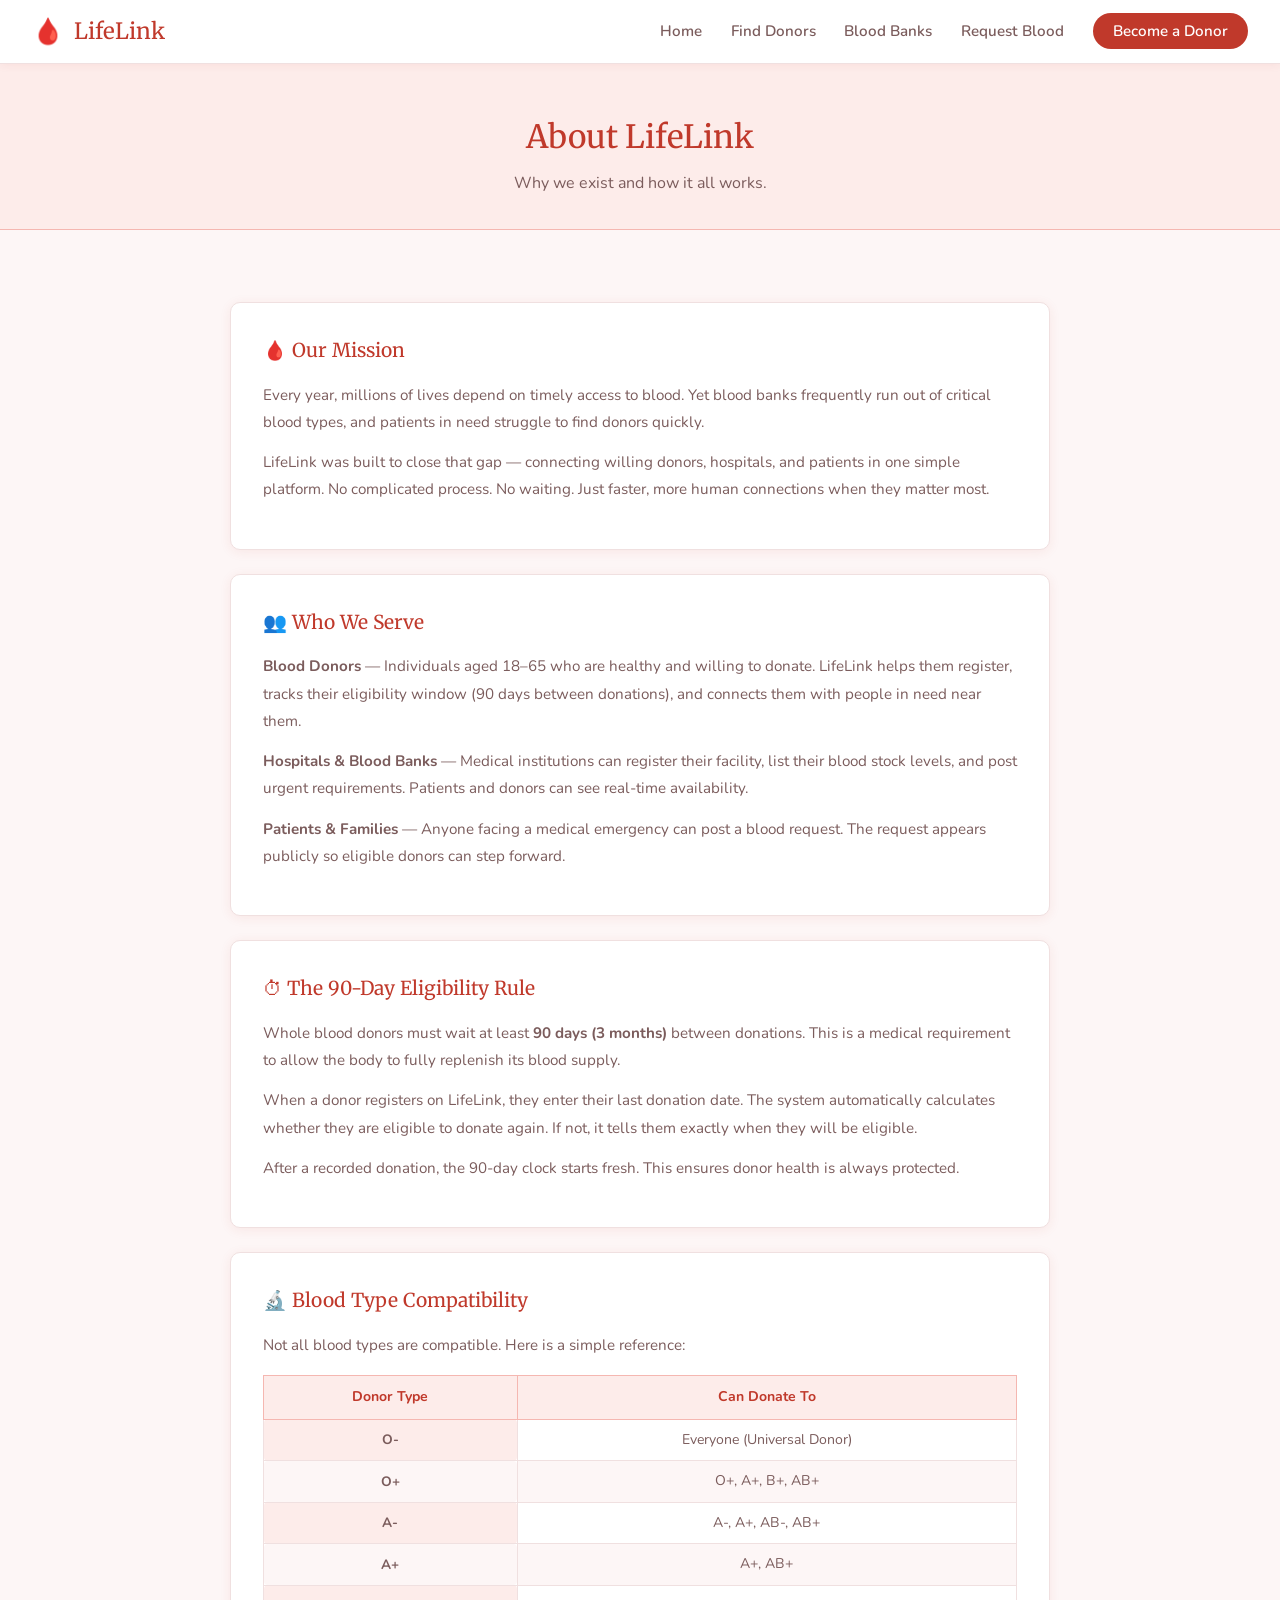
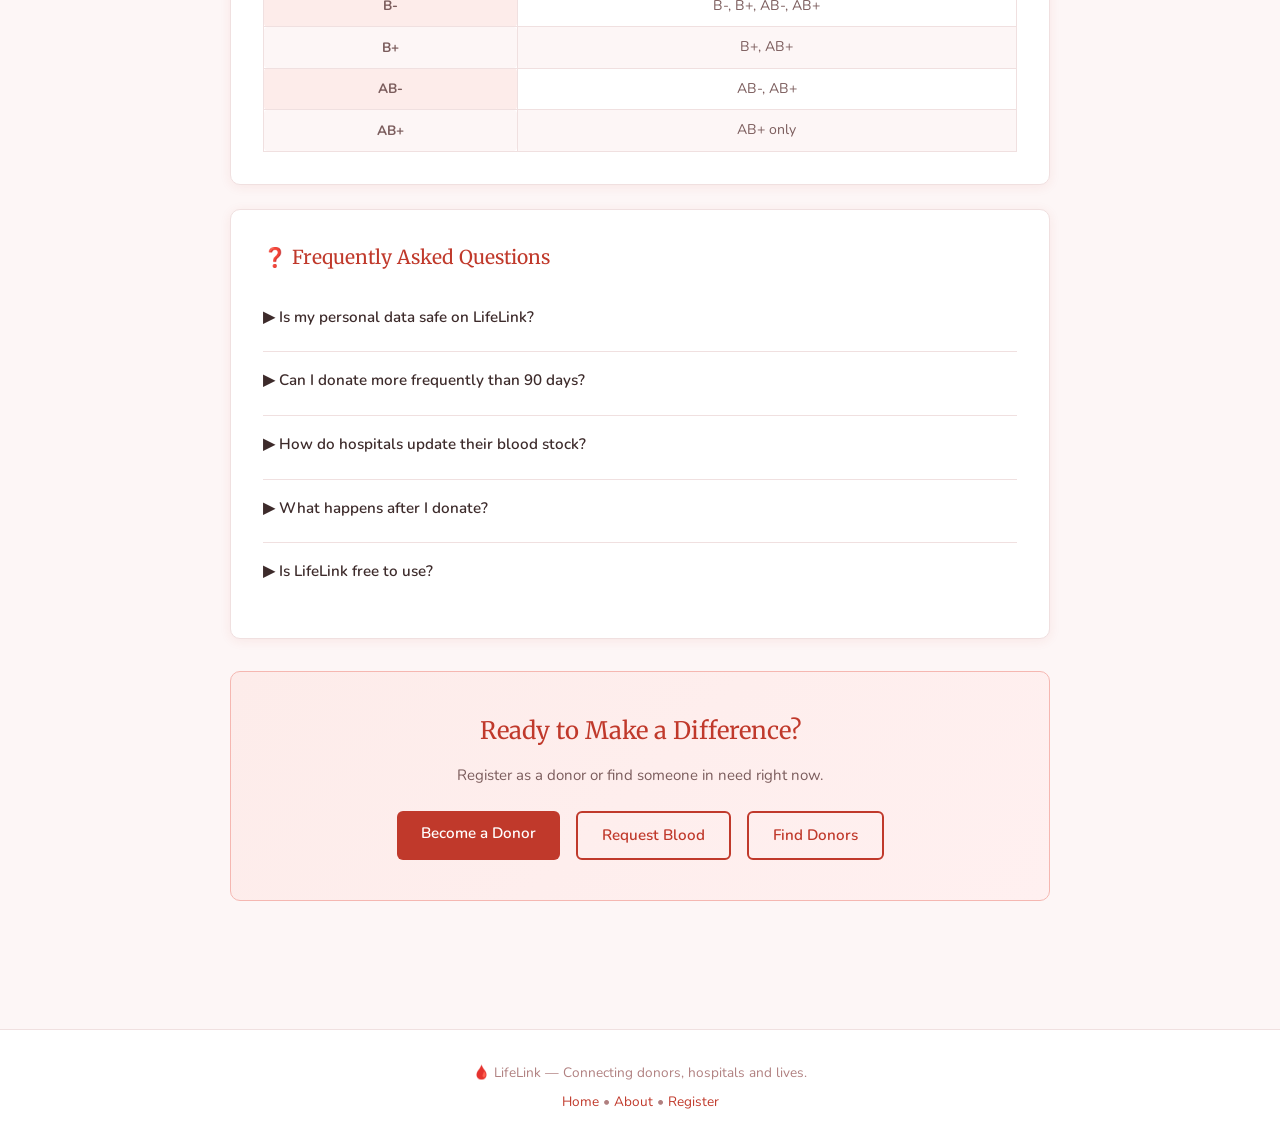
<file: public/about.html>
<!DOCTYPE html>
<html lang="en">
<head>
  <meta charset="UTF-8" />
  <meta name="viewport" content="width=device-width, initial-scale=1.0" />
  <title>About LifeLink</title>
  <link rel="stylesheet" href="style.css" />
  <style>
    .about-content {
      max-width: 820px;
      margin: 0 auto;
      padding: 2rem 0 4rem;
    }

    .about-section {
      background: var(--white);
      border: 1px solid var(--gray-line);
      border-radius: var(--radius);
      padding: 2rem;
      margin-bottom: 1.5rem;
      box-shadow: var(--shadow);
    }

    .about-section h2 {
      color: var(--red-main);
      font-size: 1.2rem;
      margin-bottom: 1rem;
    }

    .about-section p {
      color: var(--text-mid);
      font-size: 0.95rem;
      line-height: 1.8;
      margin-bottom: 0.8rem;
    }

    /* --- Compatibility Table --- */
    .compat-table {
      width: 100%;
      border-collapse: collapse;
      font-size: 0.88rem;
      margin-top: 1rem;
    }

    .compat-table th {
      background-color: var(--red-pale);
      color: var(--red-main);
      padding: 10px;
      text-align: center;
      border: 1px solid var(--red-border);
      font-weight: 700;
    }

    .compat-table td {
      padding: 9px 10px;
      text-align: center;
      border: 1px solid var(--gray-line);
      color: var(--text-mid);
    }

    .compat-table tr:nth-child(even) td {
      background-color: var(--off-white);
    }

    .compat-yes { color: var(--green); font-weight: 700; }
    .compat-no  { color: var(--text-light); }

    /* --- FAQ --- */
    .faq-item {
      border-bottom: 1px solid var(--gray-line);
      padding: 1rem 0;
    }

    .faq-item:last-child {
      border-bottom: none;
    }

    .faq-question {
      font-weight: 600;
      color: var(--text-dark);
      font-size: 0.95rem;
      margin-bottom: 0.4rem;
      cursor: pointer;
    }

    .faq-answer {
      color: var(--text-mid);
      font-size: 0.88rem;
      line-height: 1.7;
      display: none;
    }

    .faq-answer.open {
      display: block;
    }

    /* --- CTA Section --- */
    .cta-section {
      background: linear-gradient(135deg, var(--red-pale), #fff0f0);
      border: 1px solid var(--red-border);
      border-radius: var(--radius);
      padding: 2.5rem;
      text-align: center;
      margin-top: 2rem;
    }

    .cta-section h2 {
      color: var(--red-main);
      font-size: 1.5rem;
      margin-bottom: 0.8rem;
    }

    .cta-section p {
      color: var(--text-mid);
      margin-bottom: 1.5rem;
    }

    .cta-buttons {
      display: flex;
      gap: 1rem;
      justify-content: center;
      flex-wrap: wrap;
    }
  </style>
</head>
<body>

  <nav>
    <div class="nav-logo"><span>🩸</span> LifeLink</div>
    <ul class="nav-links">
      <li><a href="/">Home</a></li>
      <li><a href="donors.html">Find Donors</a></li>
      <li><a href="hospitals.html">Blood Banks</a></li>
      <li><a href="request.html">Request Blood</a></li>
      <li><a href="register.html" class="nav-cta">Become a Donor</a></li>
    </ul>
  </nav>

  <div class="page-header">
    <div class="container">
      <h1>About LifeLink</h1>
      <p>Why we exist and how it all works.</p>
    </div>
  </div>

  <div class="container">
    <div class="about-content">

      <!-- Mission -->
      <div class="about-section">
        <h2>🩸 Our Mission</h2>
        <p>
          Every year, millions of lives depend on timely access to blood. Yet blood banks frequently run out
          of critical blood types, and patients in need struggle to find donors quickly.
        </p>
        <p>
          LifeLink was built to close that gap — connecting willing donors, hospitals, and patients in one
          simple platform. No complicated process. No waiting. Just faster, more human connections when
          they matter most.
        </p>
      </div>

      <!-- Who We Serve -->
      <div class="about-section">
        <h2>👥 Who We Serve</h2>
        <p><strong>Blood Donors</strong> — Individuals aged 18–65 who are healthy and willing to donate. LifeLink helps them register, tracks their eligibility window (90 days between donations), and connects them with people in need near them.</p>
        <p><strong>Hospitals & Blood Banks</strong> — Medical institutions can register their facility, list their blood stock levels, and post urgent requirements. Patients and donors can see real-time availability.</p>
        <p><strong>Patients & Families</strong> — Anyone facing a medical emergency can post a blood request. The request appears publicly so eligible donors can step forward.</p>
      </div>

      <!-- 90-Day Rule -->
      <div class="about-section">
        <h2>⏱ The 90-Day Eligibility Rule</h2>
        <p>
          Whole blood donors must wait at least <strong>90 days (3 months)</strong> between donations.
          This is a medical requirement to allow the body to fully replenish its blood supply.
        </p>
        <p>
          When a donor registers on LifeLink, they enter their last donation date. The system automatically
          calculates whether they are eligible to donate again. If not, it tells them exactly when they will be eligible.
        </p>
        <p>
          After a recorded donation, the 90-day clock starts fresh. This ensures donor health is always protected.
        </p>
      </div>

      <!-- Blood Type Compatibility -->
      <div class="about-section">
        <h2>🔬 Blood Type Compatibility</h2>
        <p>Not all blood types are compatible. Here is a simple reference:</p>

        <table class="compat-table">
          <thead>
            <tr>
              <th>Donor Type</th>
              <th>Can Donate To</th>
            </tr>
          </thead>
          <tbody>
            <tr><td class="blood-badge" style="display:table-cell;">O-</td>  <td>Everyone (Universal Donor)</td></tr>
            <tr><td class="blood-badge" style="display:table-cell;">O+</td>  <td>O+, A+, B+, AB+</td></tr>
            <tr><td class="blood-badge" style="display:table-cell;">A-</td>  <td>A-, A+, AB-, AB+</td></tr>
            <tr><td class="blood-badge" style="display:table-cell;">A+</td>  <td>A+, AB+</td></tr>
            <tr><td class="blood-badge" style="display:table-cell;">B-</td>  <td>B-, B+, AB-, AB+</td></tr>
            <tr><td class="blood-badge" style="display:table-cell;">B+</td>  <td>B+, AB+</td></tr>
            <tr><td class="blood-badge" style="display:table-cell;">AB-</td> <td>AB-, AB+</td></tr>
            <tr><td class="blood-badge" style="display:table-cell;">AB+</td> <td>AB+ only</td></tr>
          </tbody>
        </table>
      </div>

      <!-- FAQ -->
      <div class="about-section">
        <h2>❓ Frequently Asked Questions</h2>

        <div class="faq-item">
          <div class="faq-question" onclick="toggleFAQ(this)">▶ Is my personal data safe on LifeLink?</div>
          <div class="faq-answer">Yes. Donor emails are never shown publicly. Only the name, blood type, and city are visible to others searching for donors.</div>
        </div>

        <div class="faq-item">
          <div class="faq-question" onclick="toggleFAQ(this)">▶ Can I donate more frequently than 90 days?</div>
          <div class="faq-answer">No. Whole blood donation requires a 90-day gap for safety. For platelet or plasma donations, the rules differ and are handled separately by hospitals.</div>
        </div>

        <div class="faq-item">
          <div class="faq-question" onclick="toggleFAQ(this)">▶ How do hospitals update their blood stock?</div>
          <div class="faq-answer">Hospitals registered on LifeLink can update their stock levels via the API endpoint PUT /api/hospitals/:id/stock. We are working on a hospital dashboard for easier updates.</div>
        </div>

        <div class="faq-item">
          <div class="faq-question" onclick="toggleFAQ(this)">▶ What happens after I donate?</div>
          <div class="faq-answer">A hospital or admin can record your donation using the donor ID. Your last donation date updates, and the 90-day window starts again. You will appear as "not yet eligible" to other users until the window passes.</div>
        </div>

        <div class="faq-item">
          <div class="faq-question" onclick="toggleFAQ(this)">▶ Is LifeLink free to use?</div>
          <div class="faq-answer">Yes. LifeLink is completely free for donors, patients, and hospitals.</div>
        </div>
      </div>

      <!-- CTA -->
      <div class="cta-section">
        <h2>Ready to Make a Difference?</h2>
        <p>Register as a donor or find someone in need right now.</p>
        <div class="cta-buttons">
          <a href="register.html" class="btn btn-primary">Become a Donor</a>
          <a href="request.html"  class="btn btn-outline">Request Blood</a>
          <a href="donors.html"   class="btn btn-outline">Find Donors</a>
        </div>
      </div>

    </div>
  </div>

  <footer>
    <p>🩸 LifeLink &mdash; Connecting donors, hospitals and lives.</p>
    <p class="mt-1">
      <a href="/">Home</a> &bull;
      <a href="about.html">About</a> &bull;
      <a href="register.html">Register</a>
    </p>
  </footer>

  <script>
    function toggleFAQ(el) {
      const answer = el.nextElementSibling;
      answer.classList.toggle("open");
      el.textContent = answer.classList.contains("open")
        ? el.textContent.replace("▶", "▼")
        : el.textContent.replace("▼", "▶");
    }
  </script>

</body>
</html>
</file>
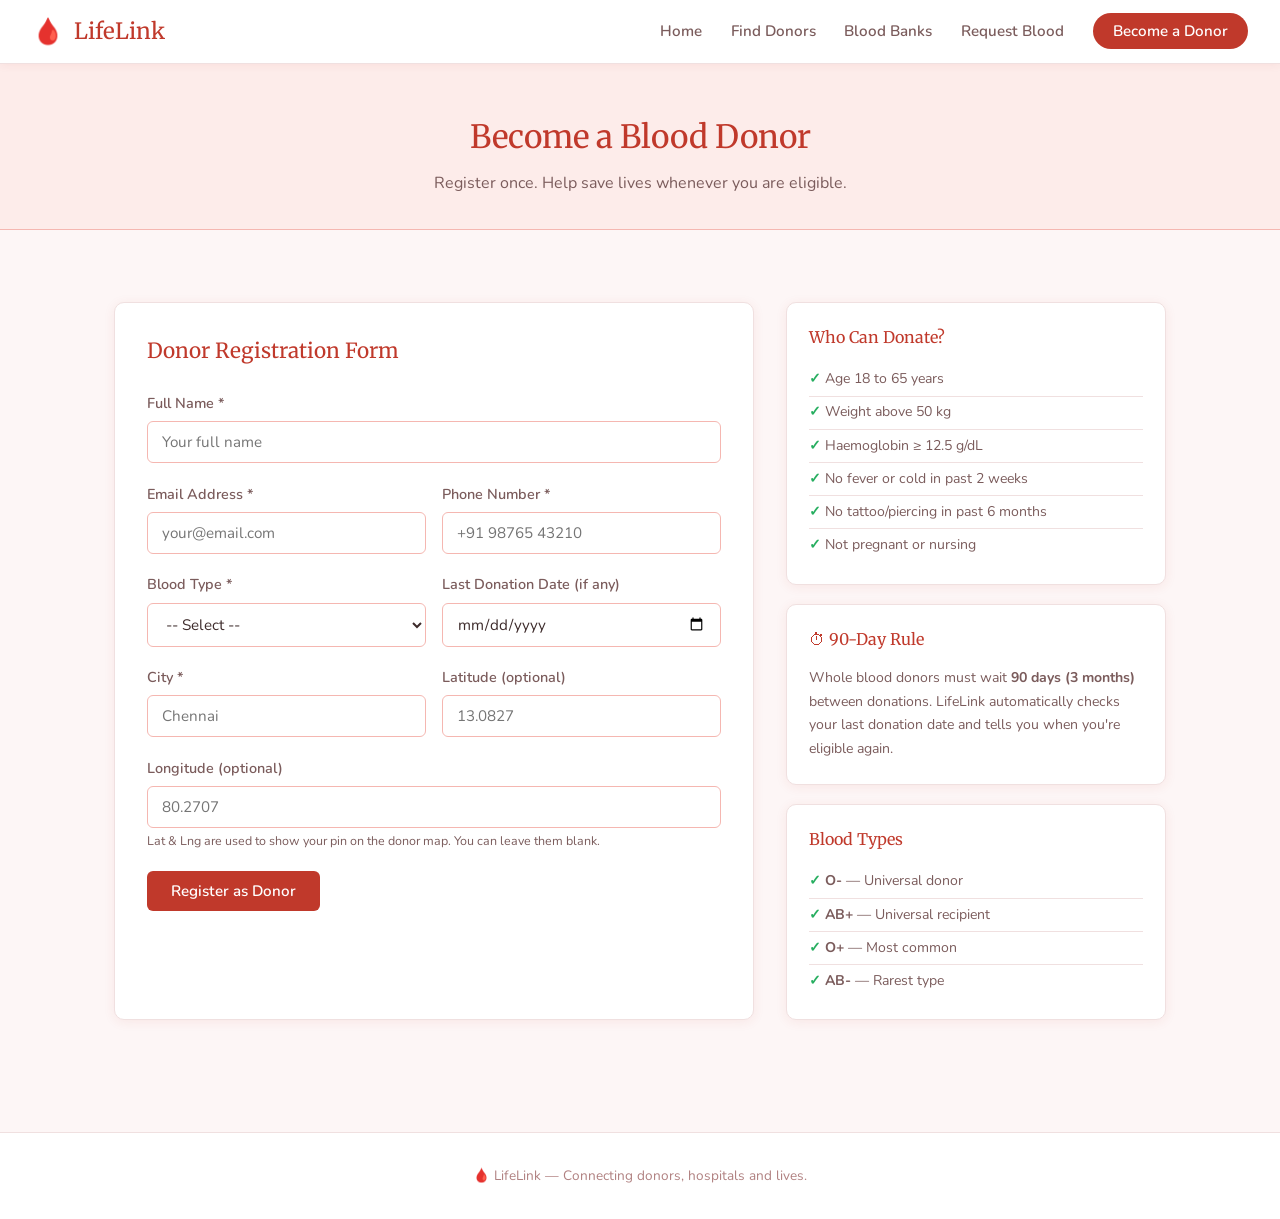
<file: public/register.html>
<!DOCTYPE html>
<html lang="en">
<head>
  <meta charset="UTF-8" />
  <meta name="viewport" content="width=device-width, initial-scale=1.0" />
  <title>Become a Donor - LifeLink</title>
  <link rel="stylesheet" href="style.css" />
  <style>
    .register-layout {
      display: grid;
      grid-template-columns: 1fr 380px;
      gap: 2rem;
      padding: 2rem 0 3rem;
    }

    .form-card {
      background: var(--white);
      border: 1px solid var(--gray-line);
      border-radius: var(--radius);
      padding: 2rem;
      box-shadow: var(--shadow);
    }

    .form-card h2 {
      color: var(--red-main);
      margin-bottom: 1.5rem;
      font-size: 1.3rem;
    }

    /* --- Eligibility Info Sidebar --- */
    .info-sidebar {
      display: flex;
      flex-direction: column;
      gap: 1.2rem;
    }

    .info-box {
      background: var(--white);
      border: 1px solid var(--gray-line);
      border-radius: var(--radius);
      padding: 1.4rem;
      box-shadow: var(--shadow);
    }

    .info-box h3 {
      color: var(--red-main);
      font-size: 1rem;
      margin-bottom: 0.8rem;
    }

    .info-box ul {
      list-style: none;
      color: var(--text-mid);
      font-size: 0.88rem;
    }

    .info-box ul li {
      padding: 0.3rem 0;
      border-bottom: 1px solid var(--gray-line);
    }

    .info-box ul li:last-child {
      border-bottom: none;
    }

    .info-box ul li::before {
      content: "✓  ";
      color: var(--green);
      font-weight: bold;
    }

    /* --- Result Box after Registration --- */
    .result-box {
      display: none;
      margin-top: 1.5rem;
    }

    @media (max-width: 768px) {
      .register-layout {
        grid-template-columns: 1fr;
      }
    }
  </style>
</head>
<body>

  <!-- Navigation -->
  <nav>
    <div class="nav-logo"><span>🩸</span> LifeLink</div>
    <ul class="nav-links">
      <li><a href="/">Home</a></li>
      <li><a href="donors.html">Find Donors</a></li>
      <li><a href="hospitals.html">Blood Banks</a></li>
      <li><a href="request.html">Request Blood</a></li>
      <li><a href="register.html" class="nav-cta active">Become a Donor</a></li>
    </ul>
  </nav>

  <!-- Page Header -->
  <div class="page-header">
    <div class="container">
      <h1>Become a Blood Donor</h1>
      <p>Register once. Help save lives whenever you are eligible.</p>
    </div>
  </div>

  <div class="container">
    <div class="register-layout">

      <!-- Registration Form -->
      <div class="form-card">
        <h2>Donor Registration Form</h2>

        <div id="form-message"></div>

        <div class="form-group">
          <label for="name">Full Name *</label>
          <input type="text" id="name" placeholder="Your full name" required />
        </div>

        <div class="form-row">
          <div class="form-group">
            <label for="email">Email Address *</label>
            <input type="email" id="email" placeholder="your@email.com" required />
          </div>
          <div class="form-group">
            <label for="phone">Phone Number *</label>
            <input type="tel" id="phone" placeholder="+91 98765 43210" required />
          </div>
        </div>

        <div class="form-row">
          <div class="form-group">
            <label for="bloodType">Blood Type *</label>
            <select id="bloodType" required>
              <option value="">-- Select --</option>
              <option>A+</option><option>A-</option>
              <option>B+</option><option>B-</option>
              <option>AB+</option><option>AB-</option>
              <option>O+</option><option>O-</option>
            </select>
          </div>
          <div class="form-group">
            <label for="lastDonation">Last Donation Date (if any)</label>
            <input type="date" id="lastDonation" />
          </div>
        </div>

        <div class="form-row">
          <div class="form-group">
            <label for="city">City *</label>
            <input type="text" id="city" placeholder="Chennai" required />
          </div>
          <div class="form-group">
            <label for="lat">Latitude (optional)</label>
            <input type="number" id="lat" placeholder="13.0827" step="any" />
          </div>
        </div>

        <div class="form-group">
          <label for="lng">Longitude (optional)</label>
          <input type="number" id="lng" placeholder="80.2707" step="any" />
          <small class="text-muted">Lat & Lng are used to show your pin on the donor map. You can leave them blank.</small>
        </div>

        <button class="btn btn-primary" onclick="registerDonor()">Register as Donor</button>

        <!-- Result shown after submission -->
        <div class="result-box" id="result-box">
          <div id="result-message" class="alert"></div>
          <div id="result-details"></div>
        </div>
      </div>

      <!-- Info Sidebar -->
      <div class="info-sidebar">

        <div class="info-box">
          <h3>Who Can Donate?</h3>
          <ul>
            <li>Age 18 to 65 years</li>
            <li>Weight above 50 kg</li>
            <li>Haemoglobin ≥ 12.5 g/dL</li>
            <li>No fever or cold in past 2 weeks</li>
            <li>No tattoo/piercing in past 6 months</li>
            <li>Not pregnant or nursing</li>
          </ul>
        </div>

        <div class="info-box">
          <h3>⏱ 90-Day Rule</h3>
          <p style="color: var(--text-mid); font-size: 0.88rem; line-height: 1.7;">
            Whole blood donors must wait <strong>90 days (3 months)</strong> between donations.
            LifeLink automatically checks your last donation date and tells you when you're eligible again.
          </p>
        </div>

        <div class="info-box">
          <h3>Blood Types</h3>
          <ul>
            <li><strong>O-</strong> &mdash; Universal donor</li>
            <li><strong>AB+</strong> &mdash; Universal recipient</li>
            <li><strong>O+</strong> &mdash; Most common</li>
            <li><strong>AB-</strong> &mdash; Rarest type</li>
          </ul>
        </div>

      </div>
    </div>
  </div>

  <footer>
    <p>🩸 LifeLink &mdash; Connecting donors, hospitals and lives.</p>
  </footer>

  <script>
  function validateRegisterForm() {
    const name  = document.getElementById("name").value.trim();
    const email = document.getElementById("email").value.trim();
    const phone = document.getElementById("phone").value.trim();
    const blood = document.getElementById("bloodType").value;
    const city  = document.getElementById("city").value.trim();

    if (!name || !email || !phone || !blood || !city) {
      showMessage("form-message", "All required fields must be filled.", "error");
      return false;
    }

    // Email check
    const emailRegex = /^[^\s@]+@[^\s@]+\.[^\s@]+$/;
    if (!emailRegex.test(email)) {
      showMessage("form-message", "Invalid email format.", "error");
      return false;
    }

    // Phone check (Indian format)
    const phoneRegex = /^[6-9]\d{9}$/;
    if (!phoneRegex.test(phone)) {
      showMessage("form-message", "Enter valid 10-digit Indian phone number.", "error");
      return false;
    }

    return true;
  }

  async function registerDonor() {
    if (!validateRegisterForm()) return;

    const body = {
      name: document.getElementById("name").value.trim(),
      email: document.getElementById("email").value.trim(),
      phone: document.getElementById("phone").value.trim(),
      bloodType: document.getElementById("bloodType").value,
      lastDonationDate: document.getElementById("lastDonation").value || null,
      location: {
        city: document.getElementById("city").value.trim(),
        lat: parseFloat(document.getElementById("lat").value) || null,
        lng: parseFloat(document.getElementById("lng").value) || null
      }
    };

    try {
      const res = await fetch("/api/donors/register", {
        method: "POST",
        headers: { "Content-Type": "application/json" },
        body: JSON.stringify(body),
      });

      const data = await res.json();

      if (!res.ok) {
        showMessage("form-message", data.error || "Registration failed.", "error");
        return;
      }

      document.getElementById("form-message").innerHTML = "";

      const resultBox = document.getElementById("result-box");
      const resultMsg = document.getElementById("result-message");
      const resultDet = document.getElementById("result-details");

      resultBox.style.display = "block";
      resultMsg.className = "alert alert-success";
      resultMsg.textContent = "✅ " + data.message;

      resultDet.innerHTML = `
        <div class="card mt-2">
          <p><strong>Name:</strong> ${data.donor.name}</p>
          <p><strong>Blood Type:</strong> <span class="blood-badge">${data.donor.bloodType}</span></p>
          <p><strong>City:</strong> ${data.donor.location.city}</p>
          <p class="mt-2 ${data.canDonateNow ? 'alert alert-success' : 'alert alert-warning'}">${data.note}</p>
        </div>
      `;
    } catch (err) {
      showMessage("form-message", "Server error. Please start backend.", "error");
    }
  }

  function showMessage(id, text, type) {
    const el = document.getElementById(id);
    el.className = `alert alert-${type}`;
    el.textContent = text;
  }
</script>

</body>
</html>
</file>
<file: public/style.css>
/* =============================================
   LifeLink - Shared Stylesheet
   Theme: Soft red, warm whites, gentle tones
   ============================================= */

/* --- Google Fonts Import --- */
@import url('https://fonts.googleapis.com/css2?family=Nunito:wght@300;400;600;700&family=Merriweather:wght@300;400&display=swap');

/* --- CSS Variables (easy to change theme colors here) --- */
:root {
  --red-main:    #c0392b;    /* main red - buttons, accents */
  --red-soft:    #e74c3c;    /* lighter red for hover states */
  --red-pale:    #fdecea;    /* very light red for backgrounds */
  --red-border:  #f5b7b1;    /* soft red for borders */

  --white:       #ffffff;
  --off-white:   #fdf6f6;    /* warm off-white page background */
  --card-bg:     #ffffff;

  --text-dark:   #3d2b2b;    /* warm dark brown instead of pure black */
  --text-mid:    #7b5c5c;    /* muted mid tone */
  --text-light:  #b08080;    /* light muted text */

  --green:       #27ae60;    /* for "available" status */
  --orange:      #e67e22;    /* for "low stock" status */
  --gray-line:   #f0e0e0;    /* for borders and dividers */

  --shadow:      0 2px 12px rgba(192, 57, 43, 0.08);
  --radius:      10px;
}

/* --- Reset & Base --- */
* {
  margin: 0;
  padding: 0;
  box-sizing: border-box;
}

body {
  font-family: 'Nunito', sans-serif;
  background-color: var(--off-white);
  color: var(--text-dark);
  line-height: 1.6;
  font-size: 15px;
}

h1, h2, h3, h4 {
  font-family: 'Merriweather', serif;
  font-weight: 400;
  color: var(--text-dark);
}

a {
  color: var(--red-main);
  text-decoration: none;
}

a:hover {
  color: var(--red-soft);
}

/* --- Navigation Bar --- */
nav {
  background-color: var(--white);
  border-bottom: 1px solid var(--gray-line);
  padding: 0 2rem;
  display: flex;
  align-items: center;
  justify-content: space-between;
  height: 64px;
  position: sticky;
  top: 0;
  z-index: 100;
  box-shadow: 0 2px 8px rgba(192, 57, 43, 0.06);
}

.nav-logo {
  display: flex;
  align-items: center;
  gap: 10px;
  font-size: 1.4rem;
  font-family: 'Merriweather', serif;
  color: var(--red-main);
  font-weight: 400;
}

.nav-logo span {
  font-size: 1.6rem;
}

.nav-links {
  display: flex;
  gap: 1.8rem;
  list-style: none;
}

.nav-links a {
  color: var(--text-mid);
  font-size: 0.95rem;
  font-weight: 600;
  transition: color 0.2s;
}

.nav-links a:hover,
.nav-links a.active {
  color: var(--red-main);
}

.nav-cta {
  background-color: var(--red-main);
  color: var(--white) !important;
  padding: 8px 20px;
  border-radius: 20px;
  transition: background-color 0.2s !important;
}

.nav-cta:hover {
  background-color: var(--red-soft) !important;
}

/* --- Page Container --- */
.container {
  max-width: 1100px;
  margin: 0 auto;
  padding: 0 1.5rem;
}

/* --- Page Header Section --- */
.page-header {
  background-color: var(--red-pale);
  border-bottom: 1px solid var(--red-border);
  padding: 3rem 0 2rem;
  text-align: center;
  margin-bottom: 2.5rem;
}

.page-header h1 {
  font-size: 2rem;
  color: var(--red-main);
  margin-bottom: 0.5rem;
}

.page-header p {
  color: var(--text-mid);
  font-size: 1rem;
}

/* --- Cards --- */
.card {
  background-color: var(--card-bg);
  border: 1px solid var(--gray-line);
  border-radius: var(--radius);
  padding: 1.5rem;
  box-shadow: var(--shadow);
}

.card h3 {
  font-size: 1.1rem;
  margin-bottom: 0.8rem;
  color: var(--text-dark);
}

/* --- Buttons --- */
.btn {
  display: inline-block;
  padding: 10px 24px;
  border-radius: 6px;
  font-size: 0.95rem;
  font-family: 'Nunito', sans-serif;
  font-weight: 600;
  cursor: pointer;
  border: none;
  transition: background-color 0.2s, transform 0.1s;
}

.btn:active {
  transform: scale(0.98);
}

.btn-primary {
  background-color: var(--red-main);
  color: var(--white);
}

.btn-primary:hover {
  background-color: var(--red-soft);
  color: var(--white);
}

.btn-outline {
  background-color: transparent;
  color: var(--red-main);
  border: 2px solid var(--red-main);
}

.btn-outline:hover {
  background-color: var(--red-pale);
}

.btn-sm {
  padding: 6px 16px;
  font-size: 0.85rem;
}

/* --- Forms --- */
.form-group {
  margin-bottom: 1.2rem;
}

.form-group label {
  display: block;
  font-weight: 600;
  font-size: 0.9rem;
  color: var(--text-mid);
  margin-bottom: 0.4rem;
}

.form-group input,
.form-group select,
.form-group textarea {
  width: 100%;
  padding: 10px 14px;
  border: 1px solid var(--red-border);
  border-radius: 6px;
  font-family: 'Nunito', sans-serif;
  font-size: 0.95rem;
  color: var(--text-dark);
  background-color: var(--white);
  transition: border-color 0.2s, box-shadow 0.2s;
}

.form-group input:focus,
.form-group select:focus,
.form-group textarea:focus {
  outline: none;
  border-color: var(--red-main);
  box-shadow: 0 0 0 3px rgba(192, 57, 43, 0.1);
}

.form-row {
  display: grid;
  grid-template-columns: 1fr 1fr;
  gap: 1rem;
}

/* --- Blood Type Badge --- */
.blood-badge {
  display: inline-block;
  background-color: var(--red-pale);
  color: var(--red-main);
  border: 1px solid var(--red-border);
  border-radius: 4px;
  padding: 3px 10px;
  font-size: 0.85rem;
  font-weight: 700;
}

/* --- Status Indicators --- */
.status-dot {
  display: inline-block;
  width: 8px;
  height: 8px;
  border-radius: 50%;
  margin-right: 6px;
}

.status-good     { background-color: var(--green); }
.status-low      { background-color: var(--orange); }
.status-critical { background-color: var(--red-main); }

/* --- Alert / Message Boxes --- */
.alert {
  padding: 12px 16px;
  border-radius: 6px;
  font-size: 0.9rem;
  margin-bottom: 1rem;
}

.alert-success {
  background-color: #eafaf1;
  border: 1px solid #a9dfbf;
  color: #1e8449;
}

.alert-error {
  background-color: var(--red-pale);
  border: 1px solid var(--red-border);
  color: var(--red-main);
}

.alert-warning {
  background-color: #fef9e7;
  border: 1px solid #f9e79f;
  color: #b7770d;
}

/* --- Footer --- */
footer {
  background-color: var(--white);
  border-top: 1px solid var(--gray-line);
  padding: 2rem;
  text-align: center;
  color: var(--text-light);
  font-size: 0.85rem;
  margin-top: 4rem;
}

footer a {
  color: var(--red-main);
}

/* --- Utility --- */
.text-center  { text-align: center; }
.text-red     { color: var(--red-main); }
.text-muted   { color: var(--text-mid); }
.mt-1 { margin-top: 0.5rem; }
.mt-2 { margin-top: 1rem; }
.mt-3 { margin-top: 1.5rem; }
.mb-2 { margin-bottom: 1rem; }
.mb-3 { margin-bottom: 1.5rem; }

/* --- Responsive --- */
@media (max-width: 768px) {
  .form-row {
    grid-template-columns: 1fr;
  }

  .nav-links {
    display: none;   /* simplify nav on mobile */
  }

  .page-header h1 {
    font-size: 1.5rem;
  }
}
</file>
